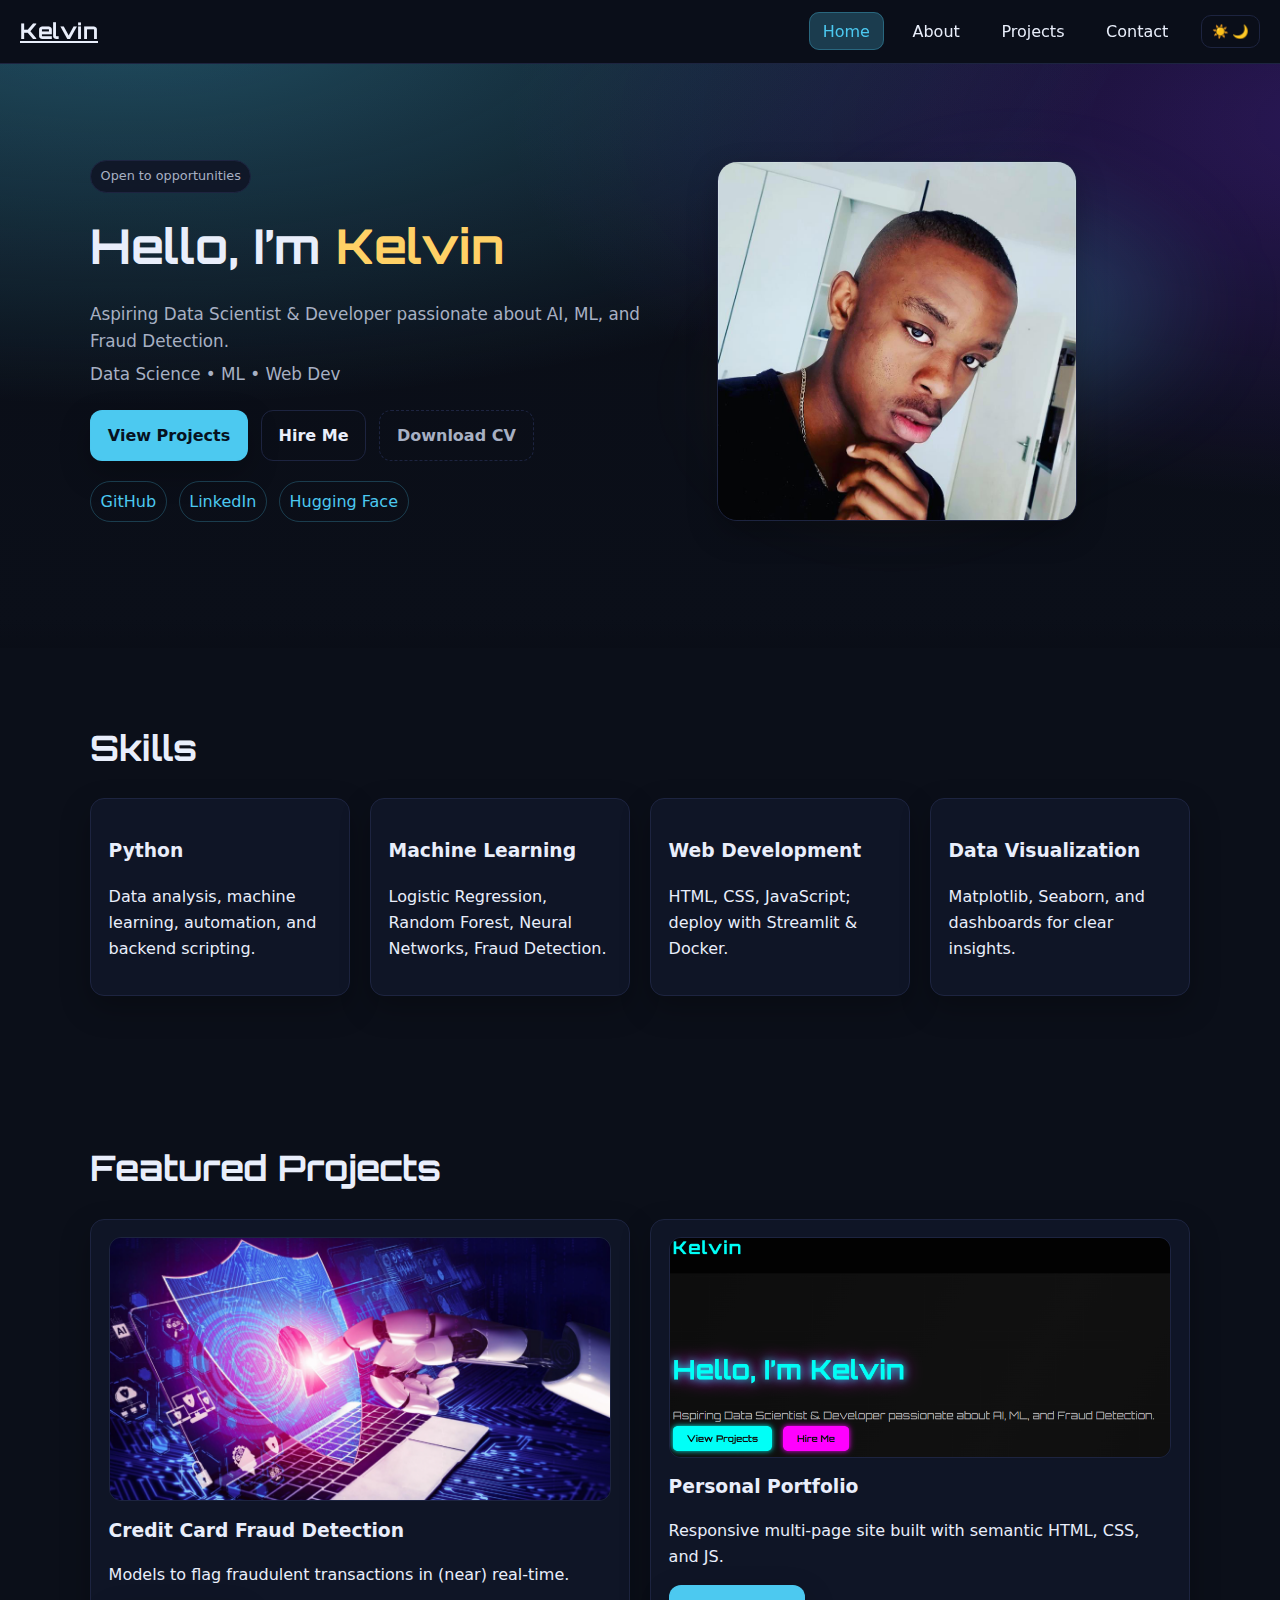
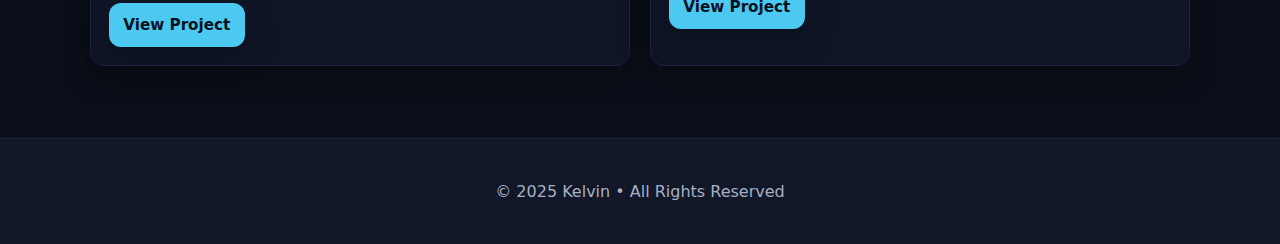
<file: index.html>
<!DOCTYPE html>
<html lang="en">
<head>
  <!-- Meta -->
  <meta charset="UTF-8" />
  <meta name="viewport" content="width=device-width, initial-scale=1" />
  <meta name="description" content="Kelvin — Portfolio of an aspiring Data Scientist & Developer focused on AI, ML, and Fraud Detection." />
  <title>Kelvin | Portfolio</title>

  <!-- Fonts -->
  <link rel="preconnect" href="https://fonts.googleapis.com" />
  <link rel="preconnect" href="https://fonts.gstatic.com" crossorigin />
  <link href="https://fonts.googleapis.com/css2?family=Orbitron:wght@400;700&display=swap" rel="stylesheet" />

  <!-- Styles -->
  <link rel="stylesheet" href="style.css" />
</head>
<body>
  <!-- Skip link for a11y -->
  <a class="skip-link" href="#main">Skip to content</a>

  <!-- ===== NAVBAR ===== -->
  <header class="site-header">
    <nav class="navbar" aria-label="Primary">
      <div class="logo">
        <a href="index.html" aria-label="Go to Kelvin home">Kelvin</a>
      </div>

      <button class="icon-btn menu-toggle" id="menu-toggle" aria-label="Open menu" aria-expanded="false" aria-controls="primary-nav">
        <!-- hamburger -->
        <span class="bar"></span><span class="bar"></span><span class="bar"></span>
      </button>

      <ul id="primary-nav" class="nav-links">
        <li><a href="index.html" aria-current="page" class="active">Home</a></li>
        <li><a href="about.html">About</a></li>
        <li><a href="projects.html">Projects</a></li>
        <li><a href="contact.html">Contact</a></li>
        <li class="theme-slot">
          <button class="icon-btn" id="theme-toggle" aria-label="Toggle dark mode">
            <span class="icon-sun" aria-hidden="true">☀️</span>
            <span class="icon-moon" aria-hidden="true">🌙</span>
          </button>
        </li>
      </ul>
    </nav>
  </header>

  <main id="main">
    <!-- ===== HERO SECTION ===== -->
    <section class="hero">
      <div class="hero-inner container">
        <div class="hero-content">
          <div class="badge">Open to opportunities</div>
          <h1>Hello, I’m <span class="highlight">Kelvin</span></h1>
          <p class="lead">
            Aspiring Data Scientist & Developer passionate about AI, ML, and Fraud Detection.
            <span class="muted break"><span id="role-rotator" aria-live="polite">Data Science • ML • Web Dev</span></span>
          </p>

          <div class="hero-buttons">
            <a href="projects.html" class="btn">View Projects</a>
            <a href="contact.html" class="btn btn-outline">Hire Me</a>
            <!-- Optional CV link: replace # with your file -->
            <a href="assets\KelvinCV.pdf" class="btn btn-ghost" download>Download CV</a>
          </div>

          <div class="socials">
            <a href="https://github.com/Kelvin-7-art" aria-label="GitHub" class="social">GitHub</a>
            <a href="https://www.linkedin.com/in/kelvin-k-641837291/" aria-label="LinkedIn" class="social">LinkedIn</a>
            <a href="https://huggingface.co/TekMonger" aria-label="Hugging Face" class="social">Hugging Face</a>
          </div>
        </div>

        <div class="hero-image">
          <img src="assets/profile.png" alt="Kelvin profile photo" loading="eager" decoding="async" />
          <div class="hero-glow" aria-hidden="true"></div>
        </div>
      </div>
      <div class="gradient-edge" aria-hidden="true"></div>
    </section>

    <!-- ===== SKILLS SECTION ===== -->
    <section class="section skills">
      <div class="container">
        <h2 class="section-title">Skills</h2>
        <div class="grid cards-4">
          <article class="card">
            <h3>Python</h3>
            <p>Data analysis, machine learning, automation, and backend scripting.</p>
          </article>
          <article class="card">
            <h3>Machine Learning</h3>
            <p>Logistic Regression, Random Forest, Neural Networks, Fraud Detection.</p>
          </article>
          <article class="card">
            <h3>Web Development</h3>
            <p>HTML, CSS, JavaScript; deploy with Streamlit & Docker.</p>
          </article>
          <article class="card">
            <h3>Data Visualization</h3>
            <p>Matplotlib, Seaborn, and dashboards for clear insights.</p>
          </article>
        </div>
      </div>
    </section>

    <!-- ===== FEATURED PROJECTS SECTION ===== -->
    <section class="section featured-projects">
      <div class="container">
        <h2 class="section-title">Featured Projects</h2>
        <div class="grid cards-2">
          <article class="project-card">
            <img src="assets/project1.png" alt="Credit Card Fraud Detection" loading="lazy" decoding="async" />
            <div class="project-body">
              <h3>Credit Card Fraud Detection</h3>
              <p>Models to flag fraudulent transactions in (near) real-time.</p>
              <a href="projects.html" class="btn btn-sm">View Project</a>
            </div>
          </article>

          <article class="project-card">
            <img src="assets/project2.png" alt="Personal Portfolio Website" loading="lazy" decoding="async" />
            <div class="project-body">
              <h3>Personal Portfolio</h3>
              <p>Responsive multi-page site built with semantic HTML, CSS, and JS.</p>
              <a href="projects.html" class="btn btn-sm">View Project</a>
            </div>
          </article>
        </div>
      </div>
    </section>
  </main>

  <!-- ===== FOOTER ===== -->
  <footer class="site-footer">
    <div class="container">
      <p>&copy; 2025 Kelvin • All Rights Reserved</p>
    </div>
  </footer>

  <script src="script.js" defer></script>
</body>
</html>
</file>
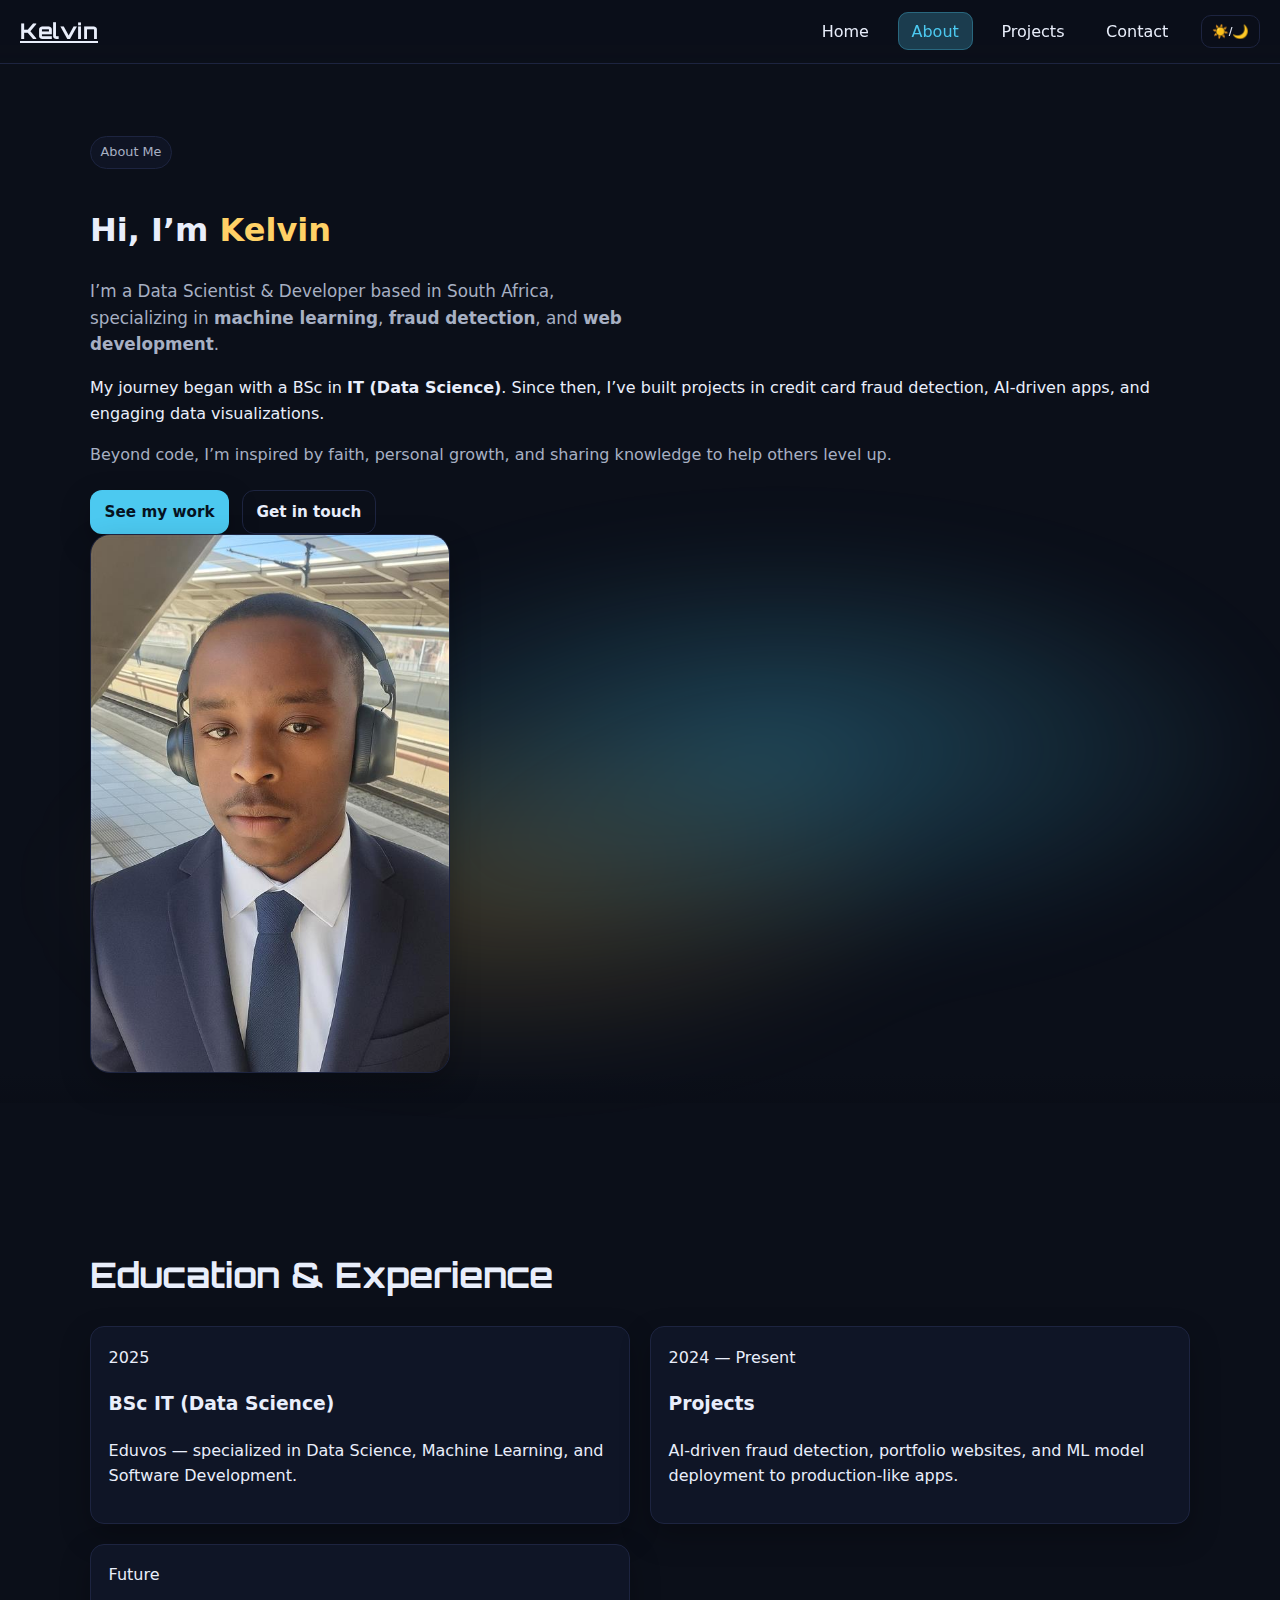
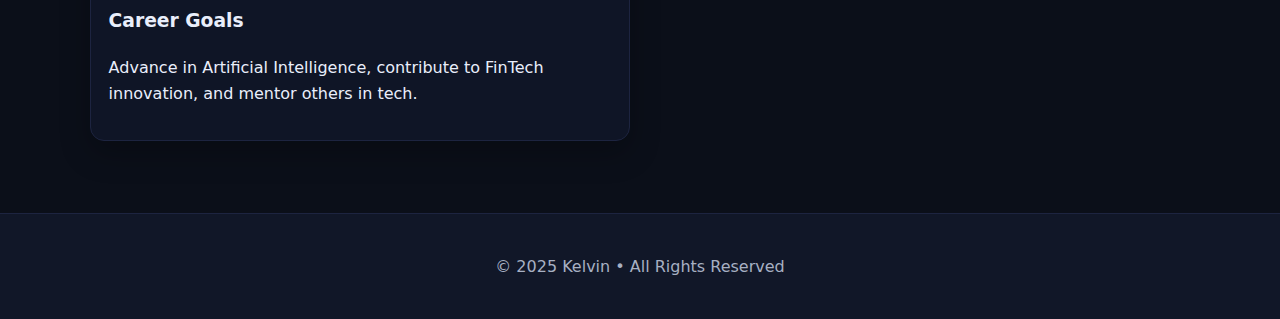
<file: about.html>
<!DOCTYPE html>
<html lang="en">
<head>
  <!-- Meta -->
  <meta charset="UTF-8" />
  <meta name="viewport" content="width=device-width, initial-scale=1" />
  <meta name="description" content="About Kelvin — Data Scientist & Developer focused on AI, ML, and Fraud Detection." />
  <title>About | Kelvin</title>

  <!-- Fonts -->
  <link rel="preconnect" href="https://fonts.googleapis.com" />
  <link rel="preconnect" href="https://fonts.gstatic.com" crossorigin />
  <link href="https://fonts.googleapis.com/css2?family=Orbitron:wght@400;700&display=swap" rel="stylesheet" />

  <!-- Styles -->
  <link rel="stylesheet" href="style.css" />
</head>
<body>
  <!-- Skip link for accessibility -->
  <a class="skip-link" href="#main">Skip to content</a>

  <!-- ===== NAVBAR ===== -->
  <header class="site-header">
    <nav class="navbar" aria-label="Primary">
      <div class="logo">
        <a href="index.html" aria-label="Go to home">Kelvin</a>
      </div>

      <!-- Mobile menu button -->
      <button class="menu-toggle" id="menu-toggle" aria-label="Open menu" aria-expanded="false" aria-controls="primary-nav">
        <span class="bar"></span><span class="bar"></span><span class="bar"></span>
      </button>

      <!-- Primary nav -->
      <ul id="primary-nav" class="nav-links">
        <li><a href="index.html">Home</a></li>
        <li><a href="about.html">About</a></li> <!-- auto-highlight handled by script.js -->
        <li><a href="projects.html">Projects</a></li>
        <li><a href="contact.html">Contact</a></li>
        <li class="theme-slot">
          <button class="icon-btn" id="theme-toggle" aria-label="Toggle theme">
            ☀️/🌙
          </button>
        </li>
      </ul>
    </nav>
  </header>

  <main id="main">
    <!-- ===== ABOUT ME ===== -->
    <section class="section about">
      <div class="container about-container">
        <div class="about-text">
          <span class="badge">About Me</span>
          <h1>Hi, I’m <span class="highlight">Kelvin</span></h1>
          <p class="lead">
            I’m a Data Scientist & Developer based in South Africa, specializing in
            <strong>machine learning</strong>, <strong>fraud detection</strong>, and <strong>web development</strong>.
          </p>
          <p>
            My journey began with a BSc in <strong>IT (Data Science)</strong>. Since then, I’ve built projects in
            credit card fraud detection, AI-driven apps, and engaging data visualizations.
          </p>
          <p class="muted">
            Beyond code, I’m inspired by faith, personal growth, and sharing knowledge to help others level up.
          </p>

          <div class="hero-buttons">
            <a href="projects.html" class="btn btn-sm">See my work</a>
            <a href="contact.html" class="btn btn-outline btn-sm">Get in touch</a>
          </div>
        </div>

        <div class="about-image hero-image">
          <img src="assets/about.png" alt="Kelvin working on a laptop" />
          <div class="hero-glow" aria-hidden="true"></div>
        </div>
      </div>
      <div class="gradient-edge" aria-hidden="true"></div>
    </section>

    <!-- ===== EDUCATION & EXPERIENCE ===== -->
    <section class="section timeline">
      <div class="container">
        <h2 class="section-title">Education & Experience</h2>
        <div class="grid cards-2">
          <article class="card timeline-item">
            <span class="date">2025</span>
            <h3>BSc IT (Data Science)</h3>
            <p>Eduvos — specialized in Data Science, Machine Learning, and Software Development.</p>
          </article>

          <article class="card timeline-item">
            <span class="date">2024 — Present</span>
            <h3>Projects</h3>
            <p>AI-driven fraud detection, portfolio websites, and ML model deployment to production-like apps.</p>
          </article>

          <article class="card timeline-item">
            <span class="date">Future</span>
            <h3>Career Goals</h3>
            <p>Advance in Artificial Intelligence, contribute to FinTech innovation, and mentor others in tech.</p>
          </article>
        </div>
      </div>
    </section>
  </main>

  <!-- ===== FOOTER ===== -->
  <footer class="site-footer">
    <div class="container">
      <p>&copy; 2025 Kelvin • All Rights Reserved</p>
    </div>
  </footer>

  <script src="script.js" defer></script>
</body>
</html>
</file>
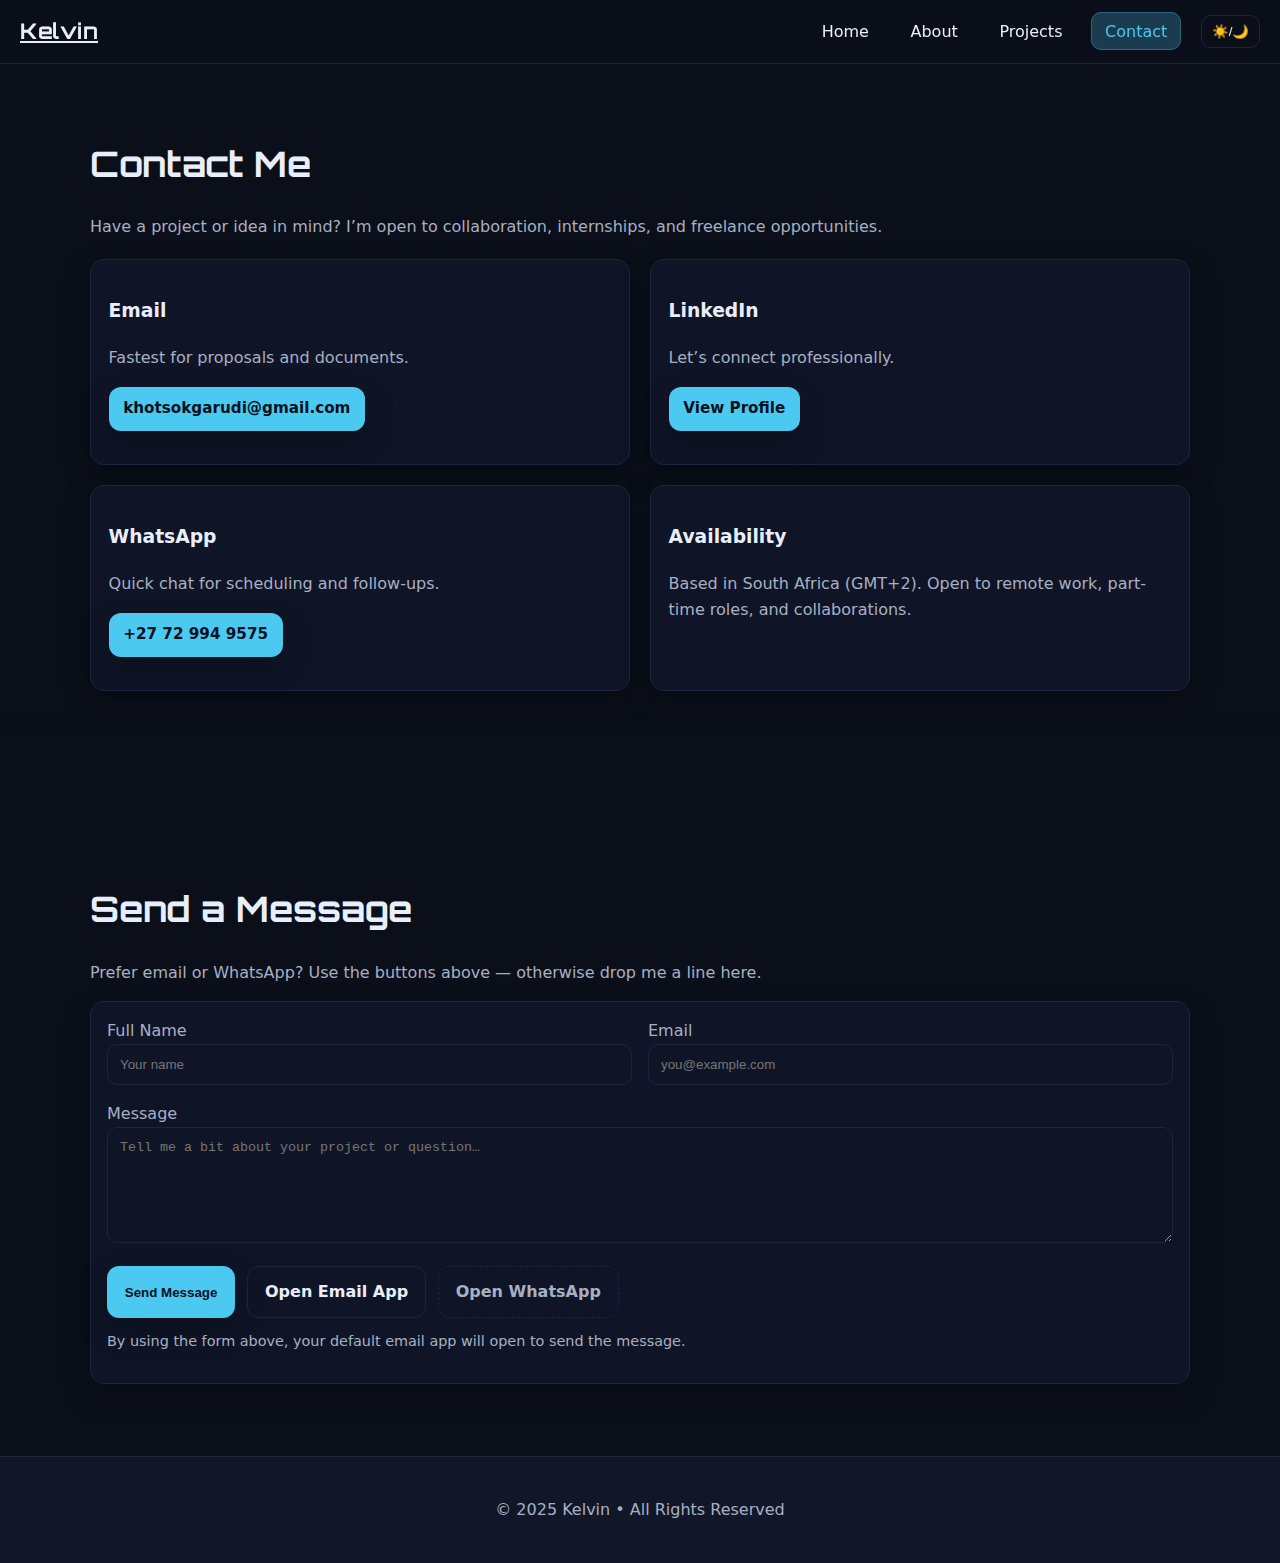
<file: contact.html>
<!DOCTYPE html>
<html lang="en">
<head>
  <!-- Meta -->
  <meta charset="UTF-8" />
  <meta name="viewport" content="width=device-width, initial-scale=1" />
  <meta name="description" content="Contact Kelvin — Data Scientist & Developer. Email, LinkedIn, and WhatsApp." />
  <title>Contact | Kelvin</title>

  <!-- Fonts -->
  <link rel="preconnect" href="https://fonts.googleapis.com" />
  <link rel="preconnect" href="https://fonts.gstatic.com" crossorigin />
  <link href="https://fonts.googleapis.com/css2?family=Orbitron:wght@400;700&display=swap" rel="stylesheet" />

  <!-- Styles -->
  <link rel="stylesheet" href="style.css" />
</head>
<body>
  <!-- Skip link for accessibility -->
  <a class="skip-link" href="#main">Skip to content</a>

  <!-- ===== NAVBAR ===== -->
  <header class="site-header">
    <nav class="navbar" aria-label="Primary">
      <div class="logo">
        <a href="index.html" aria-label="Go to home">Kelvin</a>
      </div>

      <!-- Mobile menu button -->
      <button class="menu-toggle" id="menu-toggle" aria-label="Open menu" aria-expanded="false" aria-controls="primary-nav">
        <span class="bar"></span><span class="bar"></span><span class="bar"></span>
      </button>

      <!-- Primary nav -->
      <ul id="primary-nav" class="nav-links">
        <li><a href="index.html">Home</a></li>
        <li><a href="about.html">About</a></li>
        <li><a href="projects.html">Projects</a></li>
        <li><a href="contact.html">Contact</a></li> <!-- auto-highlight via script.js -->
        <li class="theme-slot">
          <button class="icon-btn" id="theme-toggle" aria-label="Toggle theme">☀️/🌙</button>
        </li>
      </ul>
    </nav>
  </header>

  <main id="main">
    <!-- ===== CONTACT INTRO ===== -->
    <section class="section">
      <div class="container">
        <h1 class="section-title">Contact Me</h1>
        <p class="muted" style="margin-bottom:1.2rem;">
          Have a project or idea in mind? I’m open to collaboration, internships, and freelance opportunities.
        </p>

        <!-- Quick contact cards -->
        <div class="grid cards-2" style="margin-bottom:1rem;">
          <!-- Email -->
          <article class="card">
            <h3>Email</h3>
            <p class="muted">Fastest for proposals and documents.</p>
            <p>
              <a class="btn btn-sm" href="mailto:khotsokgarudi@gmail.com" aria-label="Email Kelvin at khotsokgarudi@gmail.com">
                khotsokgarudi@gmail.com
              </a>
            </p>
          </article>

          <!-- LinkedIn -->
          <article class="card">
            <h3>LinkedIn</h3>
            <p class="muted">Let’s connect professionally.</p>
            <p>
              <a class="btn btn-sm" href="https://www.linkedin.com/in/kelvin-k-641837291/" target="_blank" rel="noopener noreferrer" aria-label="Open Kelvin's LinkedIn profile">
                View Profile
              </a>
            </p>
          </article>

          <!-- WhatsApp -->
          <article class="card">
            <h3>WhatsApp</h3>
            <p class="muted">Quick chat for scheduling and follow-ups.</p>
            <p>
              <a class="btn btn-sm" href="https://wa.me/27729949575?text=Hi%20Kelvin%20%E2%80%94%20I%20saw%20your%20portfolio%20and%20would%20like%20to%20connect." target="_blank" rel="noopener noreferrer" aria-label="Start WhatsApp chat with Kelvin">
                +27 72 994 9575
              </a>
            </p>
          </article>

          <!-- Location / Availability (optional info card) -->
          <article class="card">
            <h3>Availability</h3>
            <p class="muted">
              Based in South Africa (GMT+2). Open to remote work, part-time roles, and collaborations.
            </p>
          </article>
        </div>
      </div>
      <div class="gradient-edge" aria-hidden="true"></div>
    </section>

    <!-- ===== CONTACT FORM ===== -->
    <section class="section">
      <div class="container">
        <h2 class="section-title">Send a Message</h2>
        <p class="muted" style="margin-bottom:1rem;">Prefer email or WhatsApp? Use the buttons above — otherwise drop me a line here.</p>

        <form
          class="card contact-form"
          style="padding:1rem;"
          action="mailto:khotsokgarudi@gmail.com"
          method="POST"
          enctype="text/plain"
        >
          <div style="display:grid; gap:1rem; grid-template-columns:repeat(2,minmax(0,1fr));">
            <div>
              <label for="name" class="muted">Full Name</label>
              <input id="name" name="name" type="text" required placeholder="Your name" style="width:100%;padding:.75rem;border-radius:10px;border:1px solid var(--border);background:var(--card);color:var(--text);" />
            </div>
            <div>
              <label for="email" class="muted">Email</label>
              <input id="email" name="email" type="email" required placeholder="you@example.com" style="width:100%;padding:.75rem;border-radius:10px;border:1px solid var(--border);background:var(--card);color:var(--text);" />
            </div>
          </div>

          <div style="margin-top:1rem;">
            <label for="message" class="muted">Message</label>
            <textarea id="message" name="message" rows="6" required placeholder="Tell me a bit about your project or question…" style="width:100%;padding:.75rem;border-radius:10px;border:1px solid var(--border);background:var(--card);color:var(--text);"></textarea>
          </div>

          <div style="margin-top:1rem; display:flex; gap:.75rem; flex-wrap:wrap;">
            <button type="submit" class="btn">Send Message</button>
            <a class="btn btn-outline" href="mailto:khotsokgarudi@gmail.com?subject=Project%20Inquiry&body=Hi%20Kelvin%2C%0A%0A" aria-label="Compose an email to Kelvin">Open Email App</a>
            <a class="btn btn-ghost" href="https://wa.me/27729949575?text=Hi%20Kelvin%2C%20I%27d%20like%20to%20chat%20about..." target="_blank" rel="noopener noreferrer" aria-label="Open WhatsApp with pre-filled message">Open WhatsApp</a>
          </div>

          <p class="muted" style="margin-top:.75rem;font-size:.9rem;">
            By using the form above, your default email app will open to send the message.
          </p>
        </form>
      </div>
    </section>
  </main>

  <!-- ===== FOOTER ===== -->
  <footer class="site-footer">
    <div class="container">
      <p>&copy; 2025 Kelvin • All Rights Reserved</p>
    </div>
  </footer>

  <script src="script.js" defer></script>
</body>
</html>
</file>
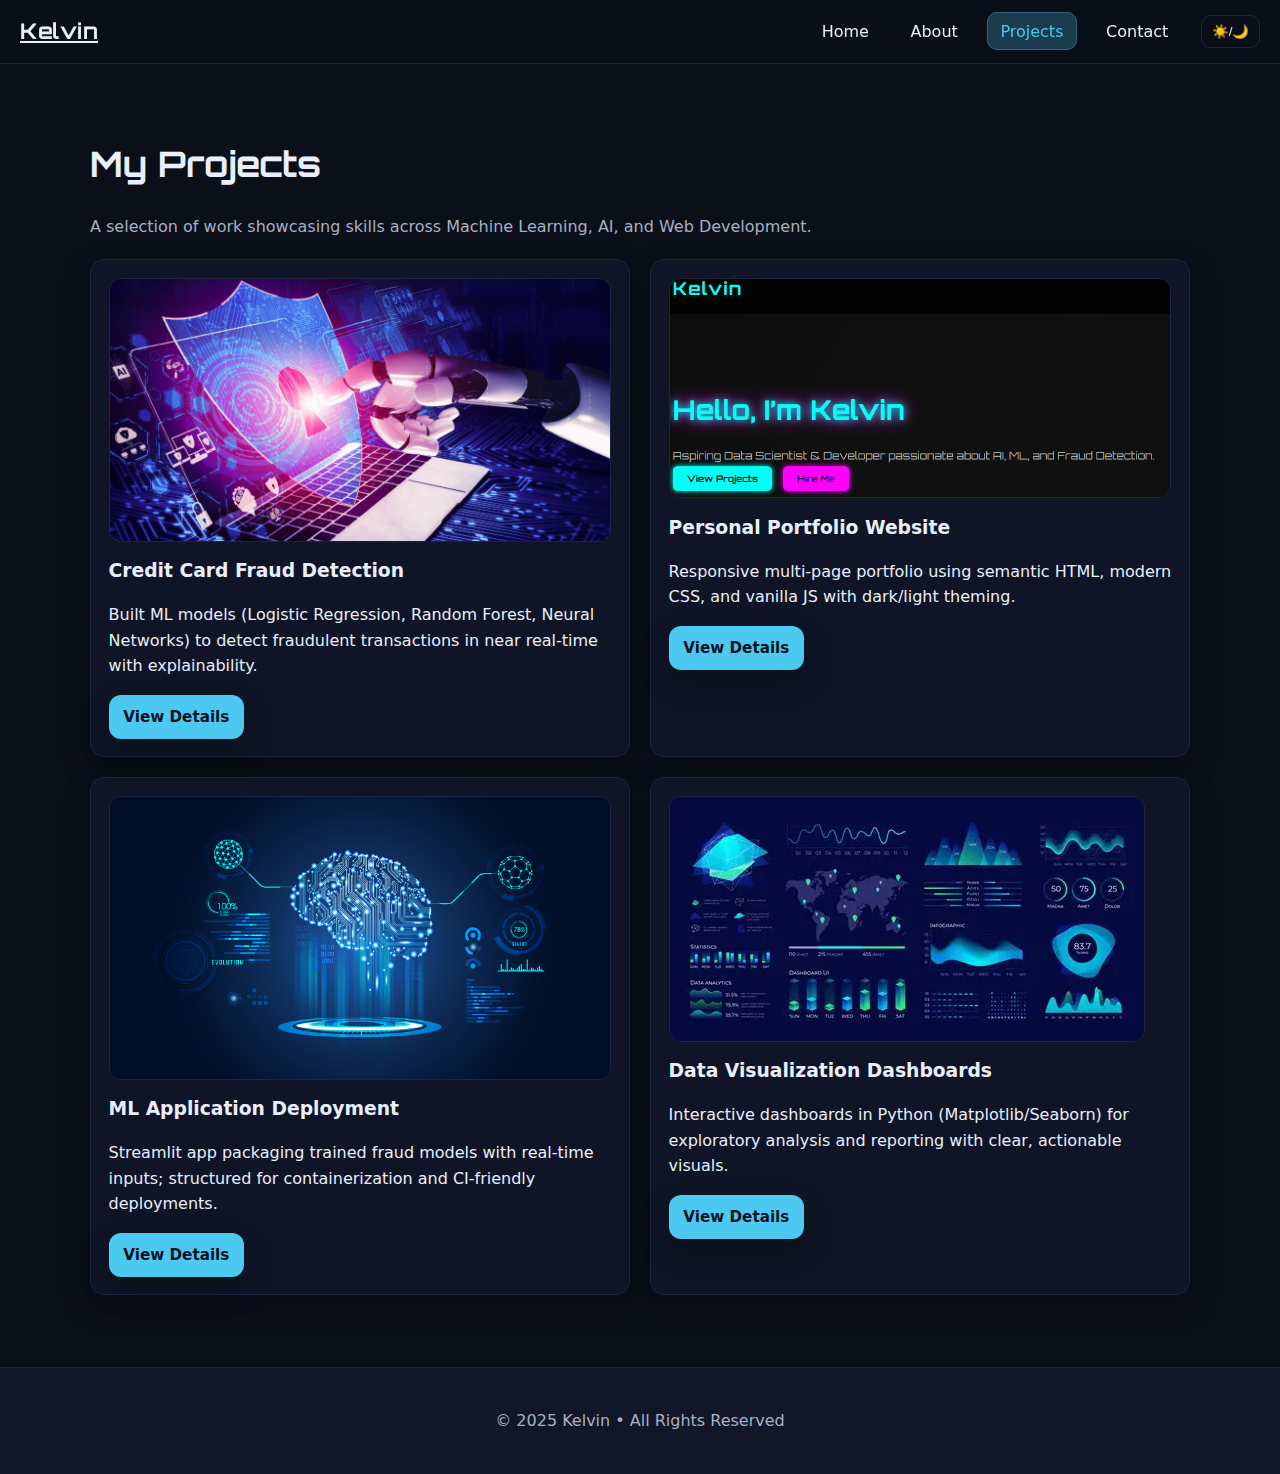
<file: projects.html>
<!DOCTYPE html>
<html lang="en">
<head>
  <!-- Meta -->
  <meta charset="UTF-8" />
  <meta name="viewport" content="width=device-width, initial-scale=1" />
  <meta name="description" content="Kelvin's projects in ML, AI, and Web Development." />
  <title>Projects | Kelvin</title>

  <!-- Fonts -->
  <link rel="preconnect" href="https://fonts.googleapis.com" />
  <link rel="preconnect" href="https://fonts.gstatic.com" crossorigin />
  <link href="https://fonts.googleapis.com/css2?family=Orbitron:wght@400;700&display=swap" rel="stylesheet" />

  <!-- Styles -->
  <link rel="stylesheet" href="style.css" />
</head>
<body>
  <!-- Skip link for accessibility -->
  <a class="skip-link" href="#main">Skip to content</a>

  <!-- ===== NAVBAR ===== -->
  <header class="site-header">
    <nav class="navbar" aria-label="Primary">
      <div class="logo">
        <a href="index.html" aria-label="Go to home">Kelvin</a>
      </div>

      <!-- Mobile menu button -->
      <button class="menu-toggle" id="menu-toggle" aria-label="Open menu" aria-expanded="false" aria-controls="primary-nav">
        <span class="bar"></span><span class="bar"></span><span class="bar"></span>
      </button>

      <!-- Primary nav -->
      <ul id="primary-nav" class="nav-links">
        <li><a href="index.html">Home</a></li>
        <li><a href="about.html">About</a></li>
        <li><a href="projects.html">Projects</a></li> <!-- auto-highlight via script.js -->
        <li><a href="contact.html">Contact</a></li>
        <li class="theme-slot">
          <button class="icon-btn" id="theme-toggle" aria-label="Toggle theme">☀️/🌙</button>
        </li>
      </ul>
    </nav>
  </header>

  <main id="main">
    <!-- ===== PROJECTS SECTION ===== -->
    <section class="section projects">
      <div class="container">
        <h1 class="section-title">My Projects</h1>
        <p class="muted" style="margin-bottom:1.2rem;">
          A selection of work showcasing skills across Machine Learning, AI, and Web Development.
        </p>

        <!-- Cards -->
        <div class="grid cards-2">
          <!-- Project 1 -->
          <article class="project-card">
            <img src="assets/project1.png" alt="Credit Card Fraud Detection project cover" loading="lazy" decoding="async" />
            <div class="project-body">
              <h3>Credit Card Fraud Detection</h3>
              <p>
                Built ML models (Logistic Regression, Random Forest, Neural Networks) to detect fraudulent transactions in near real-time with explainability.
              </p>
              <a href="#" class="btn btn-sm">View Details</a>
            </div>
          </article>

          <!-- Project 2 -->
          <article class="project-card">
            <img src="assets/project2.png" alt="Personal Portfolio Website cover" loading="lazy" decoding="async" />
            <div class="project-body">
              <h3>Personal Portfolio Website</h3>
              <p>
                Responsive multi-page portfolio using semantic HTML, modern CSS, and vanilla JS with dark/light theming.
              </p>
              <a href="#" class="btn btn-sm">View Details</a>
            </div>
          </article>

          <!-- Project 3 -->
          <article class="project-card">
            <img src="assets/project3.png" alt="ML Application Deployment cover" loading="lazy" decoding="async" />
            <div class="project-body">
              <h3>ML Application Deployment</h3>
              <p>
                Streamlit app packaging trained fraud models with real-time inputs; structured for containerization and CI-friendly deployments.
              </p>
              <a href="#" class="btn btn-sm">View Details</a>
            </div>
          </article>

          <!-- Project 4 -->
          <article class="project-card">
            <img src="assets/project4.png" alt="Data Visualization Dashboards cover" loading="lazy" decoding="async" />
            <div class="project-body">
              <h3>Data Visualization Dashboards</h3>
              <p>
                Interactive dashboards in Python (Matplotlib/Seaborn) for exploratory analysis and reporting with clear, actionable visuals.
              </p>
              <a href="#" class="btn btn-sm">View Details</a>
            </div>
          </article>
        </div>
      </div>
    </section>
  </main>

  <!-- ===== FOOTER ===== -->
  <footer class="site-footer">
    <div class="container">
      <p>&copy; 2025 Kelvin • All Rights Reserved</p>
    </div>
  </footer>

  <script src="script.js" defer></script>
</body>
</html>
</file>
<file: style.css>
/* ===== CSS VARIABLES (Light/Dark) ===== */
:root {
  --bg: #0b0f19;
  --bg-elev: #111728;
  --text: #e9eefb;
  --muted: #a7b0c3;
  --brand: #4cc9f0;
  --brand-2: #7b2ff7;
  --accent: #ffd166;
  --card: #0f1526;
  --border: #1d2440;

  --radius: 14px;
  --shadow: 0 12px 30px rgba(0,0,0,.25);
  --font-ui: system-ui, -apple-system, Segoe UI, Roboto, Arial, sans-serif;
  --font-display: "Orbitron", var(--font-ui);
}

[data-theme="light"] {
  --bg: #f7f9fc;
  --bg-elev: #ffffff;
  --text: #0f172a;
  --muted: #4b5563;
  --brand: #2563eb;
  --brand-2: #7c3aed;
  --accent: #eab308;
  --card: #ffffff;
  --border: #e5e7eb;
  --shadow: 0 10px 24px rgba(2,6,23,.08);
}

/* ===== GLOBAL ===== */
* { box-sizing: border-box; }
html, body { height: 100%; scroll-behavior: smooth; }
body {
  margin: 0;
  font-family: var(--font-ui);
  color: var(--text);
  background: var(--bg);
  line-height: 1.6;
  -webkit-font-smoothing: antialiased;
}

img { max-width: 100%; display: block; }

.container {
  width: min(1100px, 92vw);
  margin-inline: auto;
}

.skip-link {
  position: absolute; left: -10000px; top: auto; width: 1px; height: 1px; overflow: hidden;
}
.skip-link:focus { position: static; width: auto; height: auto; padding: .5rem 1rem; background: var(--brand); color: #fff; }

/* ===== NAVBAR ===== */
.site-header { position: sticky; top: 0; z-index: 50; backdrop-filter: blur(8px); }
.navbar {
  display: grid;
  grid-template-columns: 1fr auto 1fr;
  align-items: center;
  gap: 1rem;
  padding: 14px 20px;

  /* fallback then color-mix */
  background: var(--bg);
  background: color-mix(in oklab, var(--bg), transparent 25%);

  border-bottom: 1px solid var(--border);
}
.logo a {
  font-family: var(--font-display);
  font-weight: 700;
  letter-spacing: .5px;
  color: var(--text);
  font-size: 1.35rem;
}
.nav-links {
  grid-column: 3/4;
  justify-self: end;
  list-style: none;
  display: flex; align-items: center; gap: 1rem;
  margin: 0;
}
.nav-links a {
  color: var(--text);
  padding: .55rem .8rem;
  border-radius: 10px;
  text-decoration: none;
  transition: background .2s ease, color .2s ease;
}
.nav-links a:hover { background: var(--border); }
.nav-links a.active,
.nav-links a[aria-current="page"] {
  background: color-mix(in oklab, var(--brand), transparent 75%);
  color: var(--brand);
  border: 1px solid color-mix(in oklab, var(--brand), transparent 70%);
}

.theme-slot { margin-left: .25rem; }
.icon-btn {
  background: transparent; color: var(--text); border: 1px solid var(--border);
  padding: .5rem .6rem; border-radius: 10px; cursor: pointer;
}
.icon-btn:hover { background: var(--border); }

/* Hamburger */
.menu-toggle { display: none; width: 44px; height: 42px; gap: 4px; align-items: center; justify-content: center; }
.menu-toggle .bar { width: 20px; height: 2px; background: var(--text); display: block; }

/* ===== HERO ===== */
.hero {
  position: relative;

  /* fallback then layered gradients */
  background: var(--bg);
  background:
    radial-gradient(1000px 400px at 10% -10%, color-mix(in oklab, var(--brand), transparent 65%), transparent),
    radial-gradient(900px 380px at 110% 10%, color-mix(in oklab, var(--brand-2), transparent 70%), transparent),
    linear-gradient(180deg, color-mix(in oklab, var(--bg), #000 5%), var(--bg));
  isolation: isolate;
}
.hero-inner {
  display: grid;
  grid-template-columns: 1.1fr .9fr;
  align-items: center;
  gap: 3rem;
  padding: clamp(48px, 8vw, 96px) 0;
}
.badge {
  display: inline-block;
  font-size: .8rem;
  padding: .35rem .6rem;
  border: 1px solid var(--border);
  border-radius: 999px;
  color: var(--muted);
  margin-bottom: .9rem;
  background: color-mix(in oklab, var(--card), transparent 10%);
}
.hero h1 {
  font-family: var(--font-display);
  font-weight: 700;
  font-size: clamp(2.1rem, 5vw, 3rem);
  margin: 0 0 .5rem;
}
.highlight { color: var(--accent); }
.lead { font-size: 1.05rem; max-width: 52ch; color: var(--muted); }
.break { display: block; margin-top: .35rem; }
.muted { color: var(--muted); }

.hero-buttons { display: flex; gap: .8rem; margin-top: 1.4rem; flex-wrap: wrap; }

.btn {
  --btn-bg: var(--brand);
  --btn-text: #06121f;
  display: inline-block; padding: .75rem 1.05rem; border-radius: 12px;
  background: var(--btn-bg); color: var(--btn-text); font-weight: 700; text-decoration: none;
  border: 1px solid color-mix(in oklab, var(--brand), transparent 60%);
  box-shadow: var(--shadow);
  transition: transform .08s ease, filter .2s ease, background .2s ease;
}
.btn:hover { filter: brightness(1.05); transform: translateY(-1px); }
.btn:active { transform: translateY(0); }
.btn-outline {
  --btn-bg: transparent; --btn-text: var(--text);
  border: 1px solid var(--border); box-shadow: none;
}
.btn-ghost {
  --btn-bg: transparent; --btn-text: var(--muted);
  border: 1px dashed var(--border); box-shadow: none;
}
.btn-sm { padding: .55rem .85rem; font-size: .95rem; }

.socials { margin-top: 1.25rem; display: flex; gap: .75rem; flex-wrap: wrap; }
.social { color: var(--brand); border: 1px solid color-mix(in oklab, var(--brand), transparent 75%); padding: .4rem .6rem; border-radius: 999px; text-decoration: none; }
.social:hover { background: color-mix(in oklab, var(--brand), transparent 85%); }

.hero-image { position: relative; }
.hero-image img {
  border-radius: 20px; width: min(360px, 80vw);
  border: 1px solid var(--border); box-shadow: var(--shadow);
}
.hero-glow {
  position: absolute; inset: -10% -15% -15% -15%; z-index: -1;
  background: radial-gradient(50% 45% at 60% 40%, color-mix(in oklab, var(--brand), transparent 70%), transparent 70%),
              radial-gradient(45% 40% at 40% 60%, color-mix(in oklab, var(--accent), transparent 80%), transparent 70%);
  filter: blur(40px);
}
.gradient-edge { height: 30px; background: linear-gradient(180deg, transparent, color-mix(in oklab, var(--bg), #000 4%)); }

/* ===== SECTIONS ===== */
.section { padding: 72px 0; }
.section-title {
  font-family: var(--font-display);
  font-size: clamp(1.6rem, 3.2vw, 2.2rem);
  margin: 0 0 1.4rem;
}

.grid { display: grid; gap: 1.25rem; }
.cards-4 { grid-template-columns: repeat(4, minmax(0, 1fr)); }
.cards-2 { grid-template-columns: repeat(2, minmax(0, 1fr)); }

.card, .project-card {
  background: var(--card);
  border: 1px solid var(--border);
  border-radius: var(--radius);
  padding: 1.1rem;
  box-shadow: var(--shadow);
  transition: transform .1s ease, box-shadow .2s ease, border-color .2s ease;
}
.card:hover, .project-card:hover {
  transform: translateY(-2px);
  border-color: color-mix(in oklab, var(--brand), transparent 60%);
}

.project-card img { border-radius: 12px; margin-bottom: .9rem; border: 1px solid var(--border); }
.project-body h3 { margin: .25rem 0 .35rem; }

/* ===== FOOTER ===== */
.site-footer { border-top: 1px solid var(--border); background: var(--bg-elev); }
.site-footer .container { padding: 24px 0; text-align: center; color: var(--muted); }

/* ===== RESPONSIVE ===== */
@media (max-width: 980px) {
  .hero-inner { grid-template-columns: 1fr; text-align: center; }
  .hero-image { order: -1; display: grid; place-items: center; }
  .hero-buttons { justify-content: center; }
}
@media (max-width: 860px) {
  .cards-4 { grid-template-columns: repeat(2, 1fr); }
}
@media (max-width: 640px) {
  .cards-2 { grid-template-columns: 1fr; }
  .cards-4 { grid-template-columns: 1fr; }
}

/* ===== MOBILE MENU — SINGLE SOURCE OF TRUTH ===== */
@media (max-width: 860px) {
  .menu-toggle { display: inline-flex; grid-column: 3/4; justify-self: end; }
  .nav-links {
    position: absolute; right: 16px; top: 66px;
    background: var(--bg-elev); border: 1px solid var(--border);
    border-radius: 12px; box-shadow: var(--shadow);
    padding: .5rem; display: none; flex-direction: column; gap: .25rem; width: min(240px, 85vw);
  }
  .nav-links.active { display: flex; } /* JS toggles .active */
  .theme-slot { align-self: center; }
}

/* ===== GLOWS / FLOAT EFFECTS ===== */
#menu-toggle.glow { box-shadow: 0 0 12px #00fff7, 0 0 22px #ff00ff; }

.btn.is-hovered {
  transform: translateY(-2px) scale(1.04);
  box-shadow: 0 0 20px #00fff7, 0 0 40px #ff00ff;
}

.nav-links a.glow { text-shadow: 0 0 15px #00fff7, 0 0 25px #ff00ff; }

@keyframes float {
  0% { transform: translateY(0); }
  50% { transform: translateY(-6px); }
  100% { transform: translateY(0); }
}
.hero-image img.float {
  animation: float 4s ease-in-out infinite;
  will-change: transform;
}

/* ===== REDUCED MOTION ===== */
@media (prefers-reduced-motion: reduce) {
  * { animation: none !important; transition: none !important; }
  #menu-toggle.glow,
  .btn.is-hovered { box-shadow: none; transform: none; }
  .nav-links a.glow { text-shadow: none; }
  .hero-image img.float { animation: none; }
}
</file>
